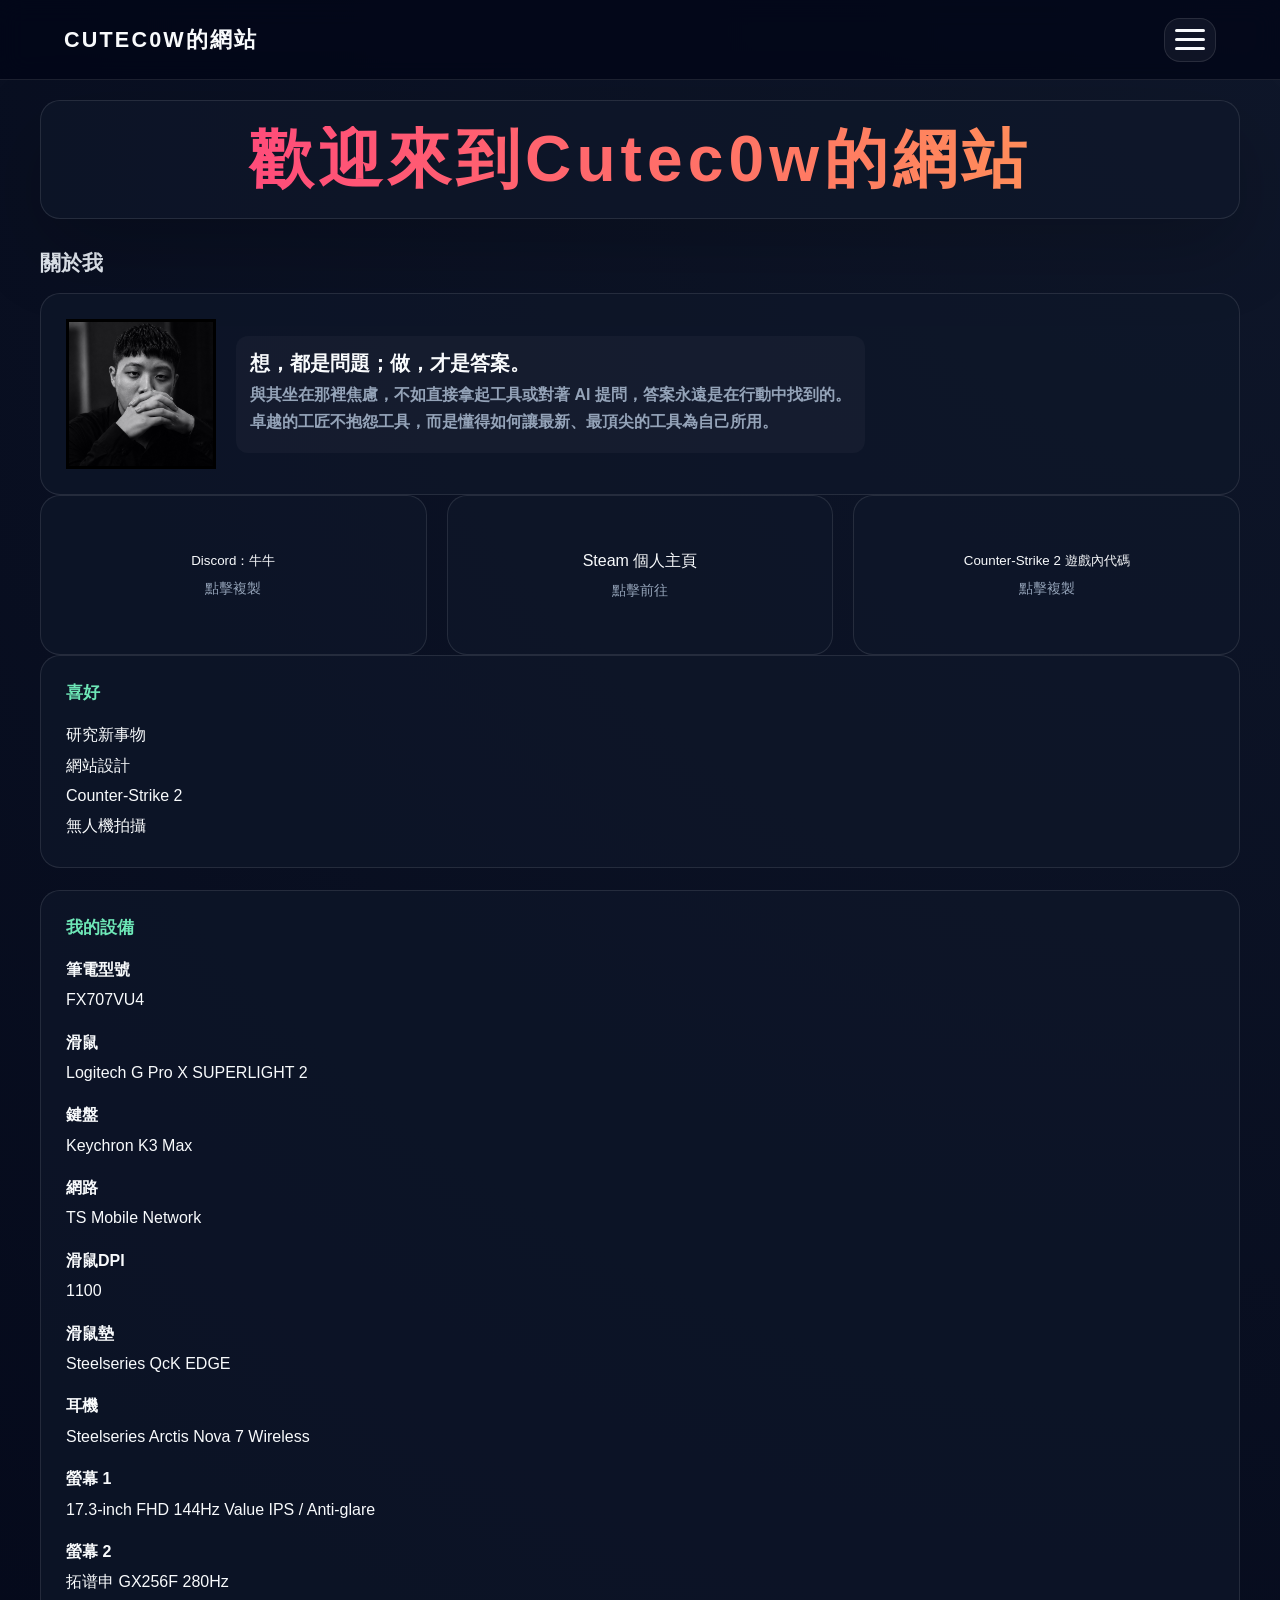
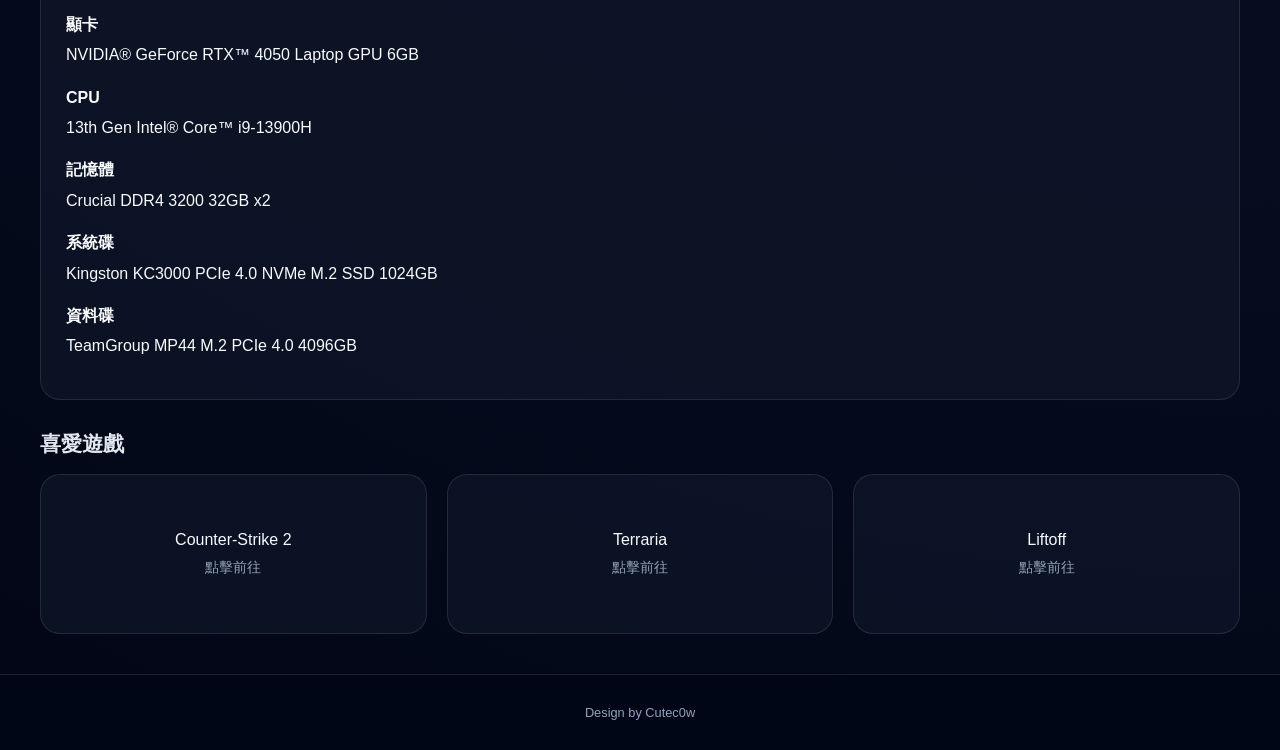
<file: index.html>
<!doctype html>
<html lang="zh-Hant">

<head>
  <meta charset="utf-8">
  <meta name="viewport" content="width=device-width,initial-scale=1">
  <title>主頁(開發中..) </title>
<link rel="stylesheet" href="style.css">
</head>
 
<body>
  <header>
    <div class="brand">
      <div class="brand-title">Cutec0w的網站</div>
    </div>
    <button class="nav-toggle" aria-label="導覽按鈕">
      <span></span>
      <span></span>
      <span></span>
    </button>
  </header>

  <main class="wrap">
    <section class="hero card">
      <h1 class="rainbow-text">歡迎來到Cutec0w的網站</h1>
    </section>
    <section class="section">
      <h2 class="section-title">關於我</h2>
        <div class="card about-me-box">
          <img src="me.png" alt="photo" class="about-me-photo">
          <div class="about-me-speech">
            <h2>想，都是問題；做，才是答案。</h2>
            <h3>與其坐在那裡焦慮，不如直接拿起工具或對著 AI 提問，答案永遠是在行動中找到的。</h3>
            <h3>卓越的工匠不抱怨工具，而是懂得如何讓最新、最頂尖的工具為自己所用。</h3>
          </div>
        </div>
        <div class="grid">
          <button class="card action-card copy-card" id="discordCard">Discord：牛牛</button>
          <a class="card action-card" href="https://steamcommunity.com/id/Cutec0w" target="_blank" rel="noreferrer">Steam 個人主頁</a>
          <button class="card action-card copy-card" id="cs2CodeButton">Counter-Strike 2 遊戲內代碼</button>
        </div>
      <div class="vertical-cards">
        <div class="card info-panel">
          <h3>喜好</h3>
          <ul class="info-list">
            <li>研究新事物</li>
            <li>網站設計</li>
            <li>Counter-Strike 2</li>
            <li>無人機拍攝 </li>
          </ul>
        </div>
        <div class="card info-panel">
          <h3>我的設備</h3>
          <dl class="spec-list">
            <dt>筆電型號</dt>
            <dd>FX707VU4</dd>
            <dt>滑鼠</dt>
            <dd>Logitech G Pro X SUPERLIGHT 2</dd>
            <dt>鍵盤</dt>
            <dd>Keychron K3 Max</dd>
            <dt>網路</dt>
            <dd>TS Mobile Network </dd>
            <dt>滑鼠DPI</dt>
            <dd>1100</dd>
            <dt>滑鼠墊</dt>
            <dd>Steelseries QcK EDGE</dd>
            <dt>耳機</dt>
            <dd>Steelseries Arctis Nova 7 Wireless</dd>
            <dt>螢幕 1</dt>
            <dd>17.3-inch FHD 144Hz Value IPS / Anti-glare</dd>
            <dt>螢幕 2</dt>
            <dd>拓谱申 GX256F 280Hz</dd>
            <dt>顯卡</dt>
            <dd>NVIDIA® GeForce RTX™ 4050 Laptop GPU 6GB</dd>
            <dt>CPU</dt>
            <dd>13th Gen Intel® Core™ i9-13900H</dd>
            <dt>記憶體</dt>
            <dd>Crucial DDR4 3200 32GB x2</dd>
            <dt>系統碟</dt>
            <dd>Kingston KC3000 PCIe 4.0 NVMe M.2 SSD 1024GB</dd>
            <dt>資料碟</dt>
            <dd>TeamGroup MP44 M.2 PCIe 4.0 4096GB</dd>
          </dl>
        </div>
      </div>
    </section>

    <section class="section">
      <h2 class="section-title">喜愛遊戲</h2>
      <div class="grid">
        <a class="card action-card" href="https://store.steampowered.com/app/730/CounterStrike_2/" target="_blank" rel="noreferrer">Counter-Strike 2</a>
        <a class="card action-card" href="https://store.steampowered.com/app/105600/Terraria/" target="_blank" rel="noreferrer">Terraria</a>
        <a class="card action-card" href="https://store.steampowered.com/app/410340/Liftoff_FPV_Drone_Racing/" target="_blank" rel="noreferrer">Liftoff</a>
      </div>
    </section>

  </main>

  <footer class="copyright-footer">
    <p>Design by Cutec0w</p>
  </footer>

  <script src="script.js"></script>
</body>
</html>
</file>
<file: style.css>
:root {
  --bg: #020617;
  --card: rgba(15, 23, 42, 0.7);
  --accent: #6ee7b7;
  --accent-glow: rgba(110, 231, 183, 0.3);
  --muted: #94a3b8;
  --text: #f8fafc;
  --border: rgba(255, 255, 255, 0.1);
}

* {
  margin: 0;
  padding: 0;
  box-sizing: border-box;
}

body {
  background: radial-gradient(circle at top right, #0f172a, #020617);
  color: var(--text);
  font-family: "Noto Sans TC", sans-serif;
  min-height: 100vh;
  display: flex;
  flex-direction: column;
  padding-top: 100px; 
}

/* --- Header --- */
header {
  position: fixed;
  top: 0; left: 0; right: 0;
  height: 80px;
  background: rgba(2, 6, 23, 0.8);
  backdrop-filter: blur(12px);
  border-bottom: 1px solid var(--border);
  z-index: 1000;
  display: flex;
  align-items: center;
  justify-content: space-between;
  padding: 0 5%;
}

header h1 {
  font-size: 1.5rem;
  letter-spacing: 1px;
  background: linear-gradient(to right, #fff, var(--accent));
  -webkit-background-clip: text;
  -webkit-text-fill-color: transparent;
}

.brand {
  display: flex;
  flex-direction: column;
  gap: 4px;
}

.brand-title {
  font-size: 1.35rem;
  font-weight: 800;
  letter-spacing: 0.1em;
  text-transform: uppercase;
  color: var(--text);
}

.brand-subtitle {
  color: var(--muted);
  font-size: 0.95rem;
}

.nav-toggle {
  display: flex;
  flex-direction: column;
  justify-content: center;
  gap: 6px;
  width: 52px;
  height: 44px;
  border: 1px solid var(--border);
  border-radius: 16px;
  background: rgba(255,255,255,0.05);
  cursor: pointer;
  padding: 10px;
  transition: transform 0.2s, border-color 0.2s, background 0.2s;
}

.nav-toggle:hover {
  transform: translateY(-1px);
  border-color: var(--accent);
  background: rgba(110,231,183,0.12);
}

.nav-toggle span {
  display: block;
  width: 100%;
  height: 3px;
  border-radius: 999px;
  background: var(--text);
}

.page-nav {
  display: flex;
  gap: 15px;
}

.page-nav a {
  color: var(--muted);
  text-decoration: none;
  font-size: 0.95rem;
  transition: 0.3s;
}

.page-nav a:hover, .page-nav a.active {
  color: var(--accent);
}

/* --- 主容器 --- */
.hero {
  background: radial-gradient(circle at top left, rgba(110,231,183,0.2), transparent 35%),
              linear-gradient(135deg, rgba(255,255,255,0.04), rgba(255,255,255,0.01));
  border: 1px solid rgba(255,255,255,0.08);
  box-shadow: 0 30px 80px rgba(0,0,0,0.2);
  text-align: center;
  padding: 45px 35px;
}

.hero-desc {
  color: var(--muted);
  margin-top: 18px;
  font-size: 1rem;
  max-width: 840px;
  margin-left: auto;
  margin-right: auto;
  line-height: 1.8;
}

.rainbow-text {
  font-size: clamp(2.6rem, 6vw, 4rem);
  line-height: 1.05;
  letter-spacing: 0.08em;
  background: linear-gradient(90deg, #ff3d81, #ffb347, #7cffcb, #3b82f6, #be22ff);
  background-size: 500% 100%;
  color: transparent;
  -webkit-background-clip: text;
  animation: rainbowShift 8s linear infinite;
}

@keyframes rainbowShift {
  0% { background-position: 0% 50%; }
  50% { background-position: 100% 50%; }
  100% { background-position: 0% 50%; }
}

.section {
  margin-top: 30px;
}

.section-title {
  font-size: 1.3rem;
  margin-bottom: 16px;
  color: #e2e8f0;
}

.info-grid,
.vertical-cards {
  display: grid;
  grid-template-columns: 1fr;
  gap: 22px;
}

.info-panel {
  background: rgba(10, 18, 34, 0.92);
  border: 1px solid rgba(255,255,255,0.08);
  border-radius: 22px;
  padding: 28px;
  min-height: auto;
}

.info-panel h3 {
  margin-bottom: 16px;
  color: var(--accent);
  font-size: 1.05rem;
}

.info-list,
.spec-list {
  list-style: none;
  color: var(--text);
  line-height: 1.9;
}

.spec-list dt {
  font-weight: 700;
  color: var(--accent);
}

.spec-list dd {
  margin: 0 0 12px 0;
  color: var(--muted);
}

.grid .card {
  min-height: 160px;
  align-items: center;
  justify-content: center;
  text-align: center;
}

.link-card,
.action-card {
  transition: transform 0.3s, background 0.3s, border-color 0.3s;
}

.link-card:hover,
.action-card:hover {
  transform: translateY(-4px);
  border-color: var(--accent);
  background: rgba(110,231,183,0.12);
}

.action-card {
  cursor: pointer;
  display: flex;
  flex-direction: column;
  justify-content: center;
  text-decoration: none;
  color: inherit;
}

.action-card:hover {
  color: var(--text);
}

.action-card::after {
  content: "點擊前往";
  font-size: 0.85rem;
  color: var(--muted);
  margin-top: 10px;
}

.copy-card::after {
  content: "點擊複製";
}

.copy-button {
  padding: 10px 16px;
  border: 1px solid rgba(255,255,255,0.12);
  border-radius: 14px;
  background: rgba(255,255,255,0.04);
  color: var(--text);
  font-size: 0.95rem;
  cursor: pointer;
  transition: background 0.2s, border-color 0.2s, transform 0.2s;
}

.copy-button:hover {
  background: rgba(110,231,183,0.12);
  border-color: var(--accent);
  transform: translateY(-1px);
}

.card p,
.card span,
.card dt,
.card dd,
.card li {
  color: var(--text);
}

.card strong {
  color: var(--accent);
}

@media (max-width: 980px) {
  .info-grid {
    grid-template-columns: 1fr;
  }
}

@media (max-width: 768px) {
  body {
    padding-top: 140px;
  }

  header {
    flex-direction: column;
    height: auto;
    padding: 15px;
  }

  .brand {
    align-items: center;
  }

  .hero {
    padding: 32px 22px;
  }

  .hero-desc {
    font-size: 0.95rem;
  }

  .page-nav {
    width: 100%;
    justify-content: center;
    font-size: 0.85rem;
  }

  .val {
    font-size: 2.8rem;
  }

  .grid {
    grid-template-columns: 1fr;
    gap: 15px;
  }

  .card {
    padding: 20px;
  }

  .controls {
    flex-direction: column;
  }

  .btn,
  #espIp {
    width: 100%;
  }
}

@media (max-width: 380px) {
  .val {
    font-size: 2.2rem;
  }
}

/* 關於我 */
.about-me-box {
  display: flex;
  gap: 20px;
  align-items: center;
  padding: 20px;
  border-radius: 16px;
}

.about-me-photo {
  width: 150px;
  height: 150px;
  border-radius: 0;
  object-fit: cover;
  border: 3px solid #000;
  flex: 0 0 150px; /* 固定寬高，不會隨字型或容器改變 */
}

.about-me-speech {
  background: rgba(255,255,255,0.03);
  padding: 14px;
  border-radius: 12px;
  color: var(--text);
}

.about-me-speech p {
  margin: 0;
  line-height: 1.6;
  white-space: pre-line;
}

@media (max-width: 768px) {
  .about-me-box {
    flex-direction: column;
    text-align: center;
  }
  /* 保持頭像固定大小，避免被字型或佈局縮放 */
}

.about-me-speech h2 {
  margin: 0 0 8px;
  font-size: 1.25rem;
}

.about-me-speech h3 {
  margin: 0 0 6px;
  font-size: 1rem;
  font-weight: 600;
  color: var(--muted);
}

.wrap {
  width: 95%;
  max-width: 1200px;
  margin: 0 auto 40px;
  flex: 1;
}

.grid {
  display: grid;
  grid-template-columns: repeat(auto-fit, minmax(300px, 1fr));
  gap: 20px;
}

.card {
  background: var(--card);
  border-radius: 20px;
  padding: 25px;
  border: 1px solid var(--border);
  transition: transform 0.3s, border-color 0.3s;
  position: relative;
  overflow: hidden;
}

.card:hover {
  transform: translateY(-5px);
  border-color: var(--accent-glow);
}

.kpi {
  display: flex;
  flex-direction: column;
}

.kpi h3 {
  font-size: 0.9rem;
  color: var(--muted);
  margin-bottom: 10px;
}

.val {
  font-size: 3.5rem;
  font-weight: 800;
  color: var(--accent);
  text-shadow: 0 0 15px var(--accent-glow);
  font-family: 'Consolas', monospace;
}

.unit {
  font-size: 1rem;
  color: var(--muted);
  margin-left: 5px;
}

/* --- 控制 --- */
.controls {
  display: flex;
  gap: 12px;
  margin-top: 15px;
  flex-wrap: wrap; /* 按鈕在手機上可以換行 */
}

.btn {
  flex: 1; /* 讓按鈕平分寬度 */
  min-width: 100px;
  padding: 12px;
  border-radius: 12px;
  border: 1px solid var(--border);
  background: rgba(255,255,255,0.05);
  color: var(--text);
  font-weight: 600;
  cursor: pointer;
  transition: 0.2s;
  text-align: center;
}

.btn:hover {
  background: var(--accent-glow);
  border-color: var(--accent);
}

.btn.solid {
  background: var(--accent);
  color: #020617;
  border: none;
}

#espIp {
  flex: 2;
  min-width: 200px;
  padding: 12px;
  border-radius: 12px;
  border: 1px solid var(--border);
  background: rgba(0,0,0,0.3);
  color: #fff;
}

/* --- Footer --- */
.copyright-footer {
  padding: 30px;
  text-align: center;
  background: rgba(2, 6, 23, 0.9);
  border-top: 1px solid var(--border);
  font-size: 0.8rem;
  color: var(--muted);
}

@media (max-width: 768px) {
  body {
    padding-top: 140px; 
  }

  header {
    flex-direction: column;
    height: auto;
    padding: 15px;
  }

  header h1 {
    margin-bottom: 10px;
  }

  .page-nav {
    width: 100%;
    justify-content: center;
    font-size: 0.85rem;
  }

  .val {
    font-size: 2.8rem;
  }

  .grid {
    grid-template-columns: 1fr;
    gap: 15px;
  }

  .card {
    padding: 20px;
  }

  .controls {
    flex-direction: column;
  }

  .btn, #espIp {
    width: 100%;
}

@media (max-width: 380px) {
  .val {
    font-size: 2.2rem;
  }
}
</file>
